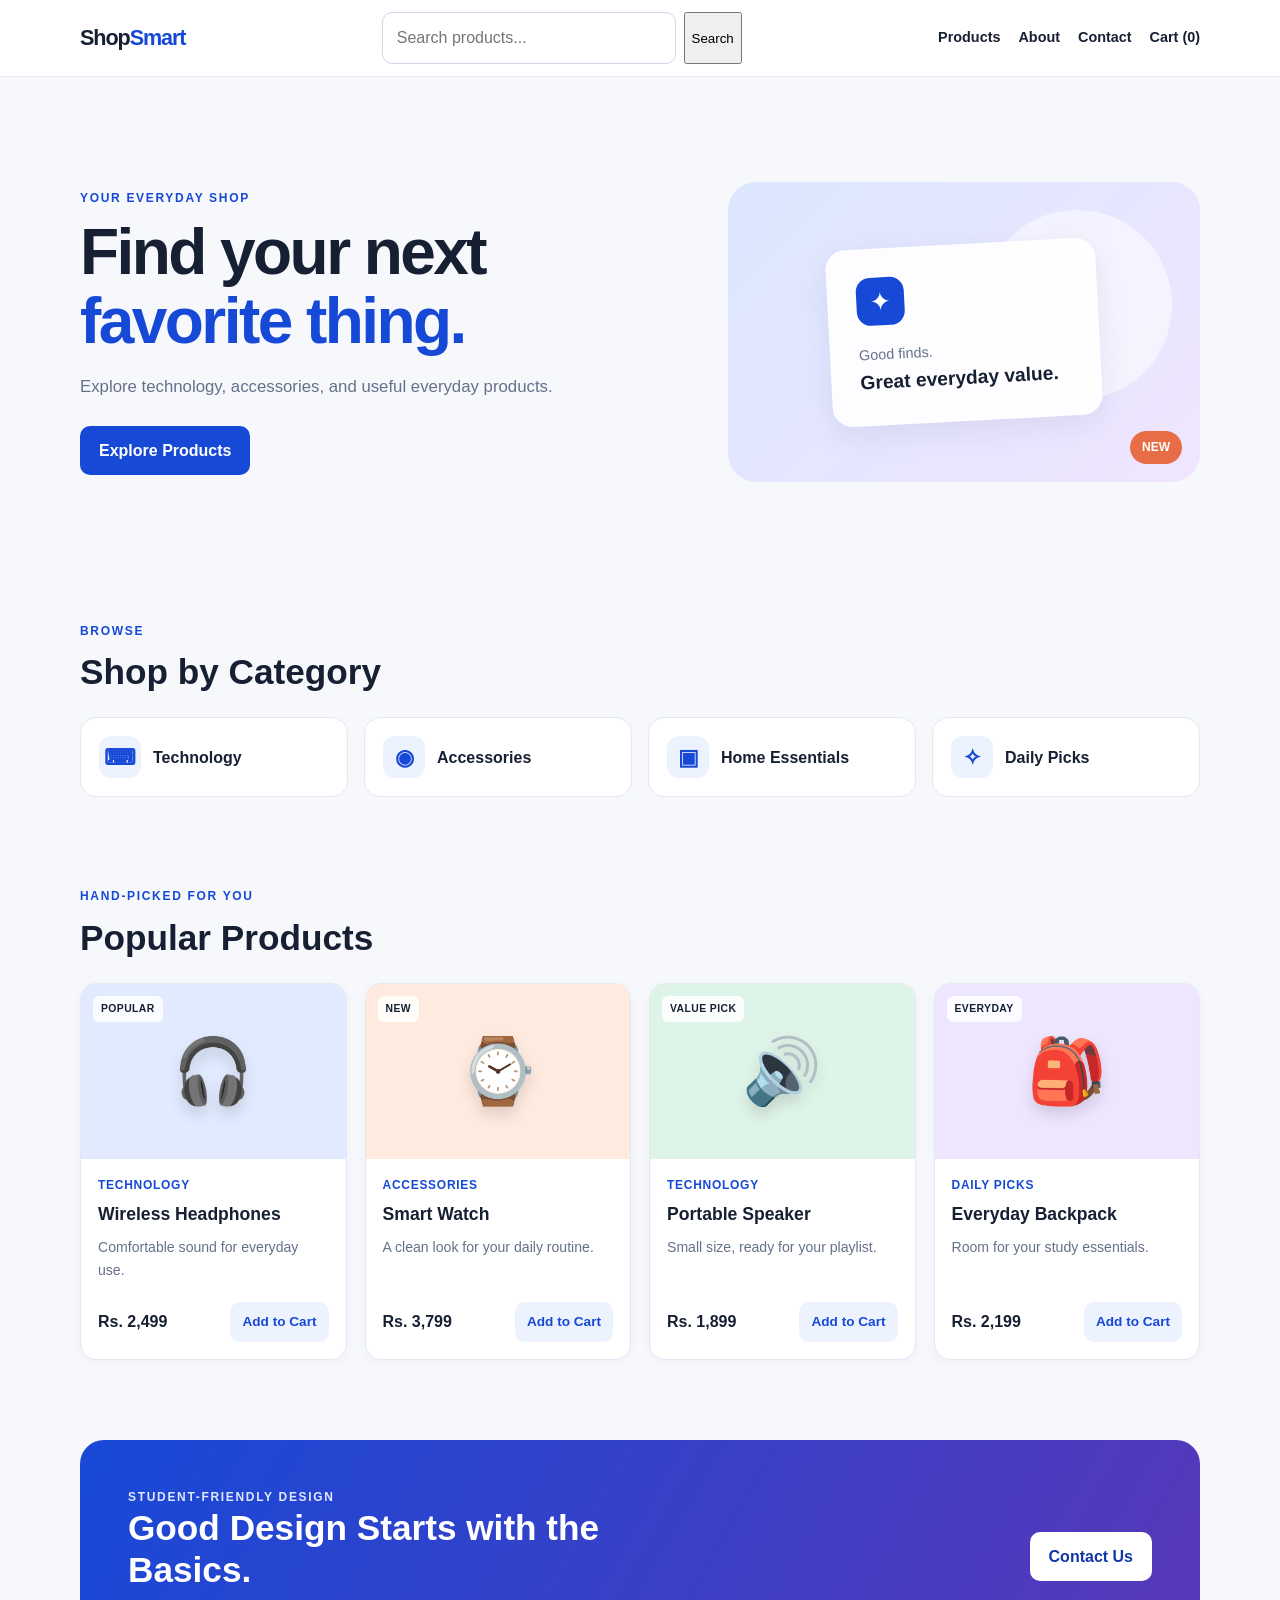
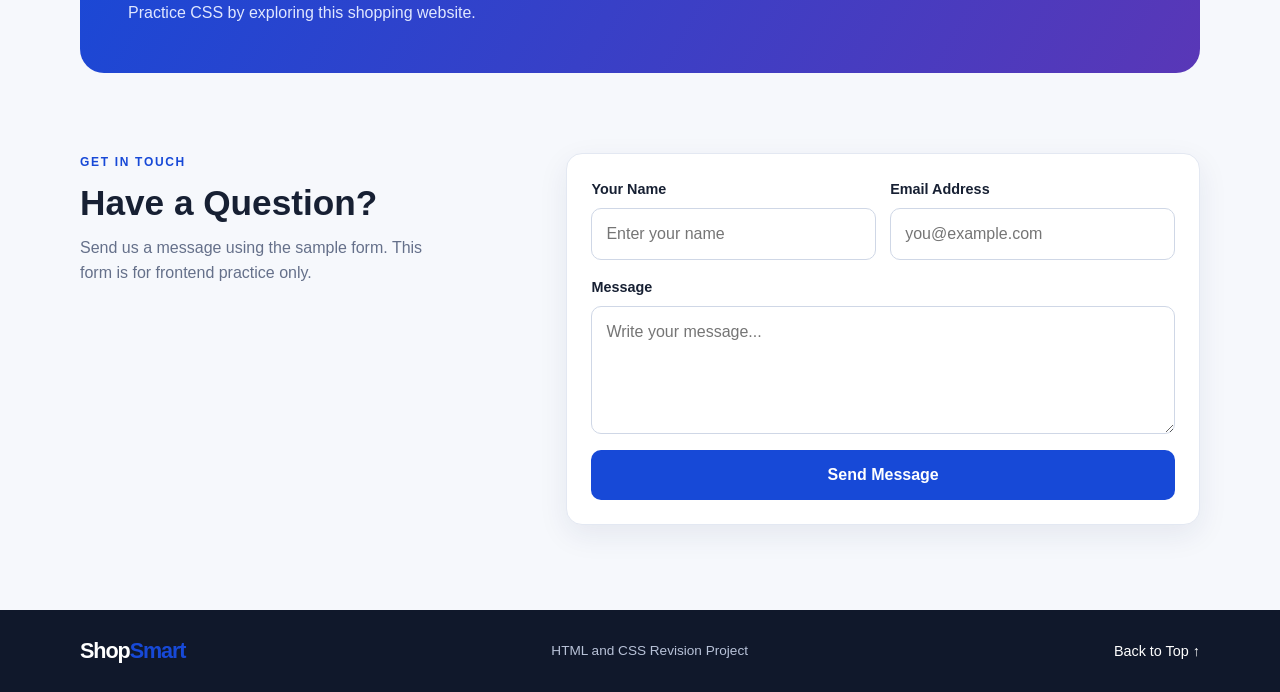
<file: Day 01 - CSS/index.html>
<!doctype html>
<html lang="en">
  <head>
    <!-- Basic page settings -->
    <meta charset="UTF-8" />
    <meta name="viewport" content="width=device-width, initial-scale=1.0" />

    <title>ShopSmart - Online Store</title>

    <!-- Connect external CSS file -->
    <link rel="stylesheet" href="style.css" />
  </head>
  <body>
    <!-- NAVBAR: Flexbox layout -->
    <header class="site-header">
      <nav class="navbar container">
        <a class="logo" href="#">Shop<span>Smart</span></a>

        <form class="search-form">
          <input
            type="search"
            placeholder="Search products..."
            aria-label="Search products"
          />
          <button type="submit">Search</button>
        </form>

        <div class="nav-links">
          <a href="#products">Products</a>
          <a href="#about">About</a>
          <a href="#contact">Contact</a>
          <a href="#products">Cart (0)</a>
        </div>
      </nav>
    </header>

    <main>
      <!-- HERO SECTION: Flexbox and Good positioning -->
      <section class="hero container" id="about">
        <div class="hero-content">
          <p class="eyebrow">YOUR EVERYDAY SHOP</p>
          <h1>Find your next <span>favorite thing.</span></h1>

          <p class="hero-description">
            Explore technology, accessories, and useful everyday products.
          </p>

          <a class="button button-primary" href="#products">
            Explore Products
          </a>
        </div>

        <!-- Decorative illustration made with CSS -->
        <div class="hero-art">
          <div class="art-circle"></div>

          <div class="art-card">
            <span class="art-icon">✦</span>
            <p>Good finds.</p>
            <strong>Great everyday value.</strong>
          </div>

          <span class="art-badge">NEW</span>
        </div>
      </section>

      <!-- CATEGORY SECTION: CSS Grid -->
      <section class="section container">
        <div class="section-heading">
          <div>
            <p class="eyebrow">BROWSE</p>
            <h2>Shop by Category</h2>
          </div>
        </div>

        <div class="category-grid">
          <a class="category-card" href="#products">
            <span class="category-icon">⌨</span>
            <span>Technology</span>
          </a>

          <a class="category-card" href="#products">
            <span class="category-icon">◉</span>
            <span>Accessories</span>
          </a>

          <a class="category-card" href="#products">
            <span class="category-icon">▣</span>
            <span>Home Essentials</span>
          </a>

          <a class="category-card" href="#products">
            <span class="category-icon">✧</span>
            <span>Daily Picks</span>
          </a>
        </div>
      </section>

      <!-- PRODUCTS SECTION: Grid, cards and reusable classes -->
      <section class="section container" id="products">
        <div class="section-heading">
          <div>
            <p class="eyebrow">HAND-PICKED FOR YOU</p>
            <h2>Popular Products</h2>
          </div>
        </div>

        <div class="product-grid">
          <article class="product-card">
            <div class="product-visual visual-blue">
              <span class="product-label">POPULAR</span>
              <div class="product-emoji">🎧</div>
            </div>

            <div class="product-info">
              <p class="product-category">Technology</p>
              <h3>Wireless Headphones</h3>
              <p class="product-description">
                Comfortable sound for everyday use.
              </p>

              <div class="product-bottom">
                <strong class="price">Rs. 2,499</strong>
                <button class="button button-small" type="button">
                  Add to Cart
                </button>
              </div>
            </div>
          </article>

          <article class="product-card">
            <div class="product-visual visual-peach">
              <span class="product-label">NEW</span>
              <div class="product-emoji">⌚</div>
            </div>

            <div class="product-info">
              <p class="product-category">Accessories</p>
              <h3>Smart Watch</h3>
              <p class="product-description">
                A clean look for your daily routine.
              </p>

              <div class="product-bottom">
                <strong class="price">Rs. 3,799</strong>
                <button class="button button-small" type="button">
                  Add to Cart
                </button>
              </div>
            </div>
          </article>

          <article class="product-card">
            <div class="product-visual visual-green">
              <span class="product-label">VALUE PICK</span>
              <div class="product-emoji">🔊</div>
            </div>

            <div class="product-info">
              <p class="product-category">Technology</p>
              <h3>Portable Speaker</h3>
              <p class="product-description">
                Small size, ready for your playlist.
              </p>

              <div class="product-bottom">
                <strong class="price">Rs. 1,899</strong>
                <button class="button button-small" type="button">
                  Add to Cart
                </button>
              </div>
            </div>
          </article>

          <article class="product-card">
            <div class="product-visual visual-lilac">
              <span class="product-label">EVERYDAY</span>
              <div class="product-emoji">🎒</div>
            </div>

            <div class="product-info">
              <p class="product-category">Daily Picks</p>
              <h3>Everyday Backpack</h3>
              <p class="product-description">Room for your study essentials.</p>

              <div class="product-bottom">
                <strong class="price">Rs. 2,199</strong>
                <button class="button button-small" type="button">
                  Add to Cart
                </button>
              </div>
            </div>
          </article>
        </div>
      </section>

      <!-- PROMO SECTION: Flexbox -->
      <section class="promo container">
        <div>
          <p class="eyebrow">STUDENT-FRIENDLY DESIGN</p>
          <h2>Good Design Starts with the Basics.</h2>
          <p>Practice CSS by exploring this shopping website.</p>
        </div>

        <a class="button button-light" href="#contact"> Contact Us </a>
      </section>

      <!-- CONTACT FORM: Inputs, labels and focus states -->
      <section class="section container contact-section" id="contact">
        <div class="contact-copy">
          <p class="eyebrow">GET IN TOUCH</p>
          <h2>Have a Question?</h2>
          <p>
            Send us a message using the sample form. This form is for frontend
            practice only.
          </p>
        </div>

        <form class="contact-form">
          <div class="form-row">
            <div class="form-group">
              <label for="full-name">Your Name</label>
              <input
                id="full-name"
                name="name"
                type="text"
                placeholder="Enter your name"
                required
              />
            </div>

            <div class="form-group">
              <label for="email">Email Address</label>
              <input
                id="email"
                name="email"
                type="email"
                placeholder="you@example.com"
                required
              />
            </div>
          </div>

          <div class="form-group">
            <label for="message">Message</label>
            <textarea
              id="message"
              name="message"
              rows="4"
              placeholder="Write your message..."
            ></textarea>
          </div>

          <button class="button button-primary" type="submit">
            Send Message
          </button>
        </form>
      </section>
    </main>

    <!-- FOOTER -->
    <footer class="site-footer">
      <div class="footer-inner container">
        <a class="logo footer-logo" href="#"> Shop<span>Smart</span> </a>

        <p>HTML and CSS Revision Project</p>
        <a class="back-to-top" href="#">Back to Top ↑</a>
      </div>
    </footer>
  </body>
</html>
</file>
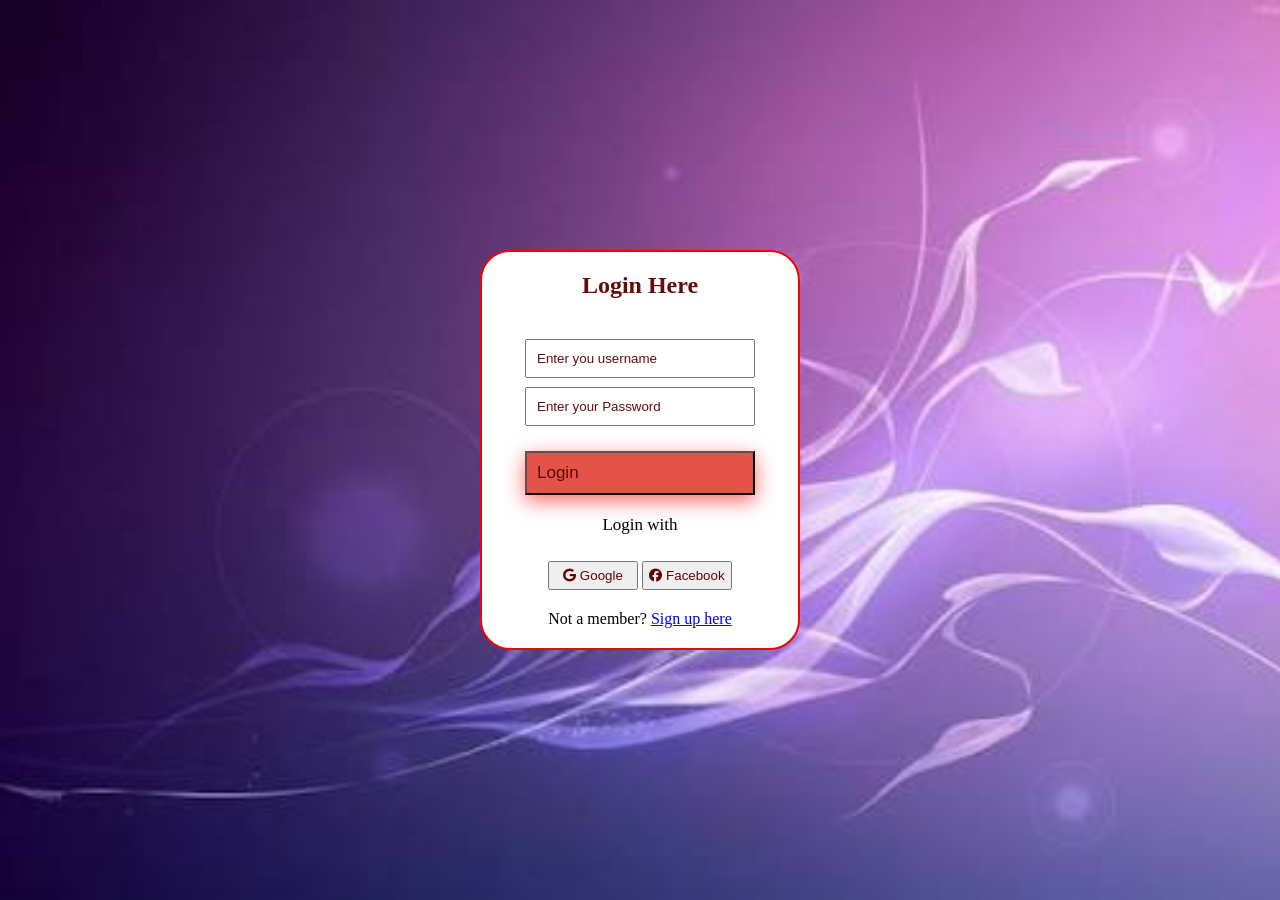
<file: Day 01 - Login Form/index.html>
<!doctype html>
<html>
  <head>
    <meta charset="UTF-8" />
    <meta name="viewport" content="width=device-width, initial-scale=1.0" />
    <meta name="description" content="Login form with CSS" />
    <title>Login Form with the CSS</title>
    <link rel="stylesheet" href="style.css" />
    <link
      rel="stylesheet"
      href="https://cdnjs.cloudflare.com/ajax/libs/font-awesome/6.5.2/css/all.min.css"
    />
  </head>
  <body>
    <!-- Making the login form -->
    <div class="form">
      <div class="input">
        <h2>Login Here</h2>
        <input
          type="text"
          id="username"
          placeholder="Enter you username"
          required
          maxlength="30"
        />
        <input
          type="password"
          id="password"
          placeholder="Enter your Password"
          required
          minlength="8"
        />
      </div>
      <div>
        <button type="submit" class="login-button">Login</button>
        <p class="login-with">Login with</p>
      </div>
      <div>
        <button type="button" class="social social0">
          <i class="fa-brands fa-google"></i> Google
        </button>
        <button type="button" class="social social0">
          <i class="fa-brands fa-facebook"></i> Facebook
        </button>
      </div>
      <div>
        <p class="not-member">
          Not a member? <a href="signup.html"> Sign up here </a>
        </p>
      </div>
    </div>
  </body>
</html>
</file>
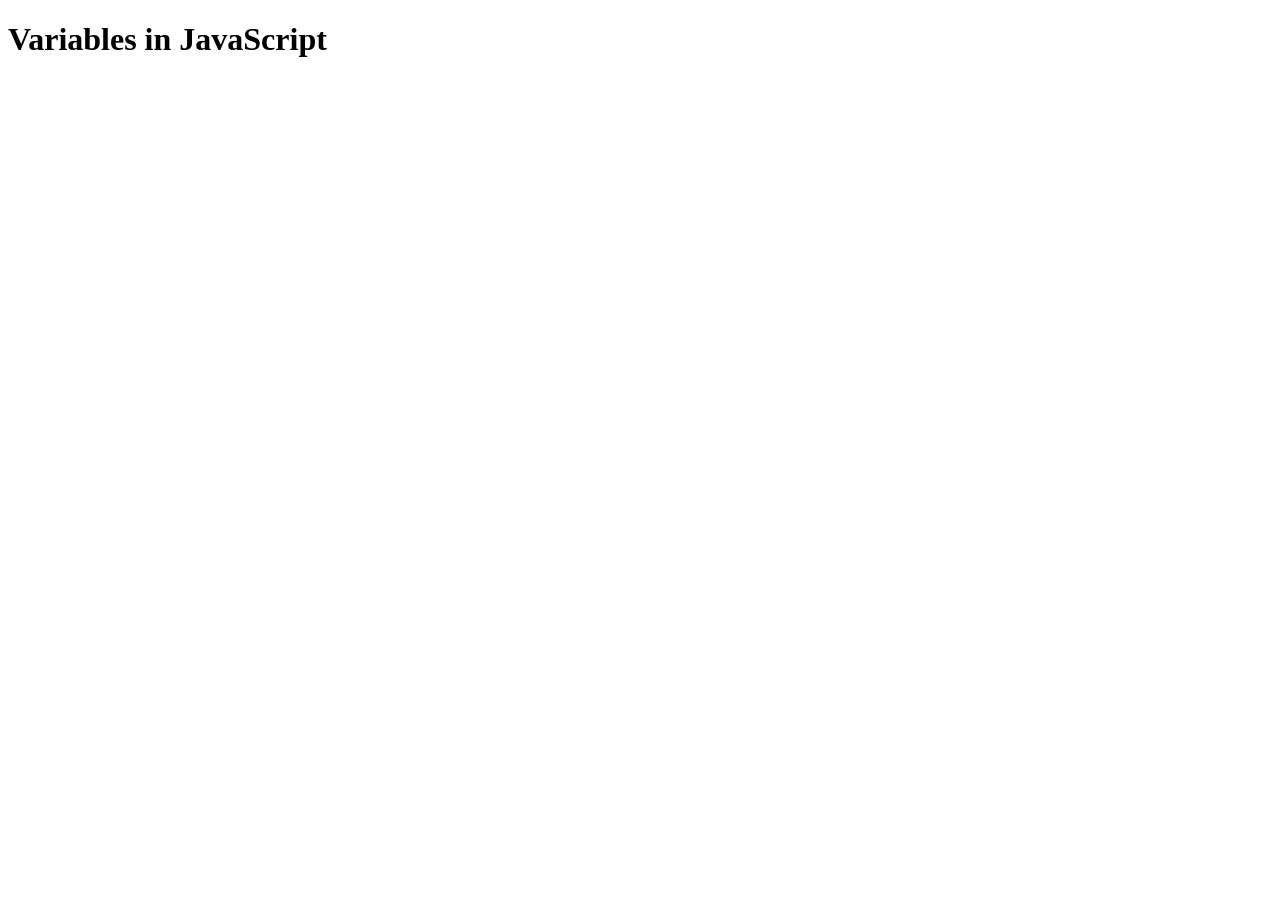
<file: Day 1 - variables/index.html>
<!doctype html>
<html lang="en">
  <head>
    <meta charset="UTF-8" />
    <meta name="viewport" content="width=device-width, initial-scale=1.0" />
    <link rel="stylesheet" href="" />
    <title>variables</title>
  </head>
  <body>
    <h1>Variables in JavaScript</h1>
  </body>
  <script src="1basics.js"></script>
</html>
</file>
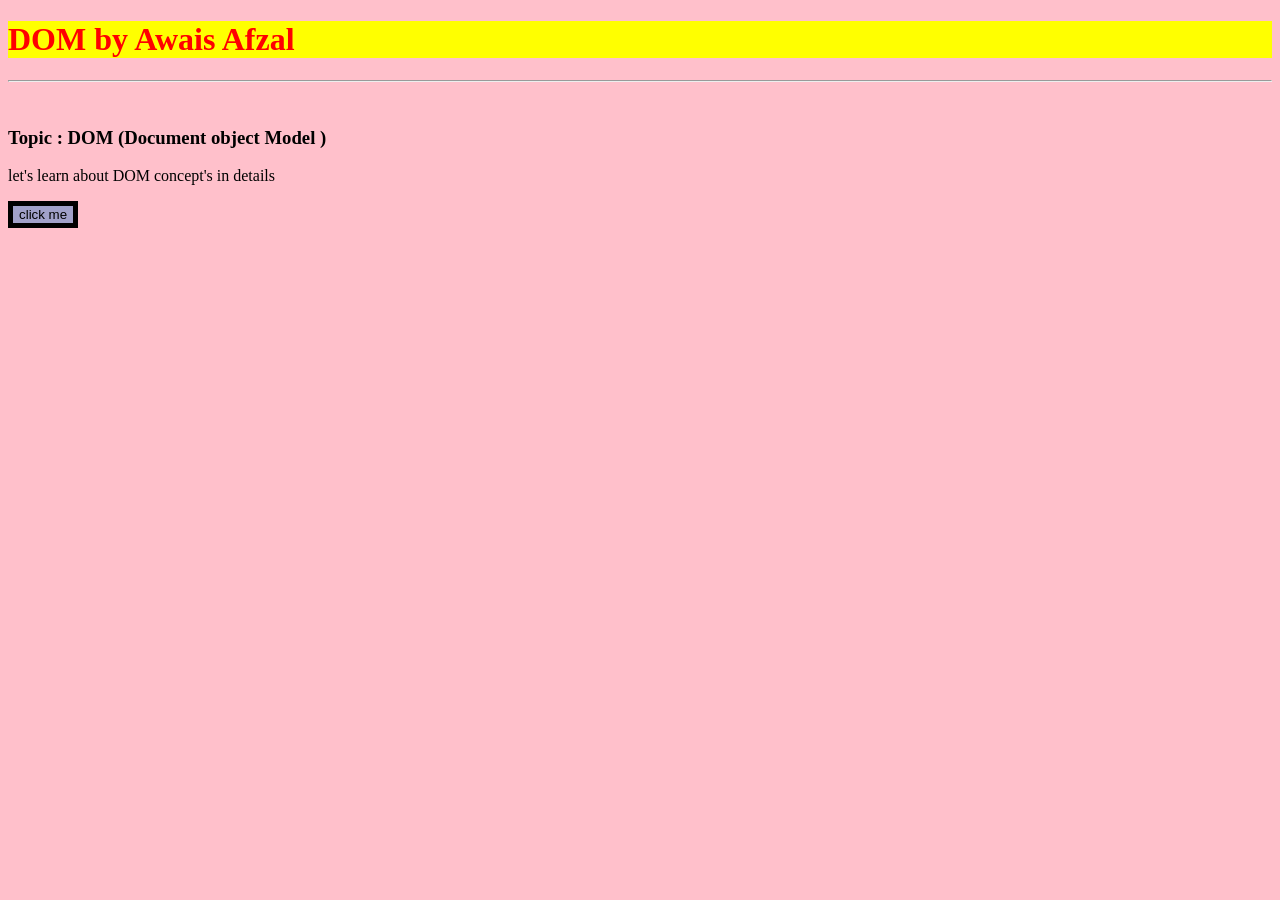
<file: Day 9 - DOM/index.html>
<!doctype html>
<html lang="en">
  <head>
    <meta charset="UTF-8" />
    <meta name="viewport" content="width=device-width, initial-scale=1.0" />
    <title>Document</title>
    <link rel="stylesheet" href="style.css" />
  </head>
  <body>
    <h1>DOM by Awais Afzal</h1>
    <hr />
    <br />
    <h3>Topic : DOM (Document object Model )</h3>
    <p>let's learn about DOM concept's in details</p>
    <button>click me</button>
    <script src="script.js"></script>
  </body>
</html>
</file>
<file: Day 01 - CSS/style.css>
/* ==========================================
   SHOPSMART WEBSITE
   Complete CSS revision project
   ========================================== */


/* PHASE 8: CSS VARIABLES */
:root {
    --primary: #1749d7;
    --primary-dark: #1037a8;
    --text: #172033;
    --muted: #65708a;
    --page-bg: #f6f8fc;
    --surface: #ffffff;
    --border: #e3e8f2;
    --radius: 16px;
    --space: 16px;
    --shadow: 0 10px 30px rgba(25, 42, 85, 0.08);
}


/* PHASE 8: BASIC CSS RESET */
*,
*::before,
*::after {
    box-sizing: border-box;
}


/* PHASE 2: COLORS, FONTS AND TEXT */
html {
    scroll-behavior: smooth;
    scroll-padding-top: 90px;
}

body {
    margin: 0;
    font-family: Arial, Helvetica, sans-serif;
    font-size: 16px;
    line-height: 1.6;
    color: var(--text);
    background-color: var(--page-bg);
}

h1,
h2,
h3,
p {
    margin-top: 0;
}

h1 {
    margin-bottom: 18px;
    font-size: clamp(2.2rem, 5vw, 4.2rem);
    line-height: 1.08;
    letter-spacing: -0.04em;
}

h2 {
    margin-bottom: 10px;
    font-size: clamp(1.6rem, 3vw, 2.2rem);
    line-height: 1.2;
}

h3 {
    margin-bottom: 8px;
    font-size: 1.1rem;
}

p {
    color: var(--muted);
}

a {
    color: inherit;
    text-decoration: none;
}


/* PHASE 6: RESPONSIVE IMAGES */
img {
    display: block;
    max-width: 100%;
    height: auto;
}


/* PHASE 3: CONTAINER, WIDTH AND MARGIN */
.container {
    width: min(1120px, 100% - 40px);
    margin-inline: auto;
}

.eyebrow {
    margin-bottom: 10px;
    color: var(--primary);
    font-size: 0.75rem;
    font-weight: 700;
    letter-spacing: 0.14em;
    text-transform: uppercase;
}


/* PHASE 4: FLEXBOX NAVBAR */
.site-header {
    position: sticky;
    top: 0;
    z-index: 10;
    background-color: rgba(255, 255, 255, 0.96);
    border-bottom: 1px solid var(--border);
}

.navbar {
    display: flex;
    align-items: center;
    justify-content: space-between;
    gap: var(--space);
    min-height: 76px;
    padding-block: 12px;
}

.logo {
    flex-shrink: 0;
    color: var(--text);
    font-size: 1.35rem;
    font-weight: 800;
    letter-spacing: -0.05em;
}

.logo span {
    color: var(--primary);
}

.search-form {
    display: flex;
    flex: 1 1 220px;
    max-width: 360px;
    gap: 8px;
}

.search-form input {
    min-width: 0;
    width: 100%;
}

.nav-links {
    display: flex;
    align-items: center;
    flex-wrap: wrap;
    gap: 18px;
    font-size: 0.9rem;
    font-weight: 600;
}

.nav-links a {
    transition: color 0.2s ease;
}

.nav-links a:hover,
.back-to-top:hover {
    color: var(--primary);
}

.cart-link {
    padding: 8px 12px;
    color: var(--primary);
    background-color: #edf2ff;
    border-radius: 999px;
}


/* PHASE 3 + 7: INPUTS, BORDERS AND FOCUS */
input,
textarea {
    width: 100%;
    padding: 12px 14px;
    color: var(--text);
    font: inherit;
    background-color: var(--surface);
    border: 1px solid #cfd7e6;
    border-radius: 10px;
}

input:focus,
textarea:focus {
    border-color: var(--primary);
    outline: 2px solid rgba(23, 73, 215, 0.14);
}


/* PHASE 7: KEYBOARD FOCUS INDICATORS */
a:focus-visible,
button:focus-visible,
input:focus-visible,
textarea:focus-visible {
    outline: 3px solid #f59e0b;
    outline-offset: 3px;
}


/* PHASE 3 + 8: BUTTONS AND TRANSITIONS */
.button {
    display: inline-block;
    padding: 11px 18px;
    border: 1px solid transparent;
    border-radius: 10px;
    font: inherit;
    font-weight: 700;
    text-align: center;
    cursor: pointer;
    transition:
        background-color 0.2s ease,
        transform 0.2s ease,
        box-shadow 0.2s ease;
}

.button:hover {
    transform: translateY(-2px);
}

.button-primary {
    color: white;
    background-color: var(--primary);
}

.button-primary:hover {
    background-color: var(--primary-dark);
    box-shadow: 0 6px 16px rgba(23, 73, 215, 0.2);
}

.button-small {
    padding: 8px 11px;
    color: var(--primary);
    background-color: #edf2ff;
    font-size: 0.85rem;
}

.button-small:hover {
    background-color: #dce6ff;
}

.button-light {
    color: var(--primary-dark);
    background-color: white;
}

.button-light:hover {
    background-color: #edf2ff;
}


/* PHASE 4: HERO SECTION WITH FLEXBOX */
.hero {
    display: flex;
    align-items: center;
    justify-content: space-between;
    gap: clamp(28px, 5vw, 70px);
    padding-block: clamp(55px, 9vw, 105px);
}

.hero-content {
    flex: 1 1 50%;
    max-width: 590px;
}

.hero h1 span {
    color: var(--primary);
}

.hero-description {
    max-width: 510px;
    margin-bottom: 25px;
    font-size: 1.05rem;
}


/* PHASE 3 + 4: POSITIONING AND BOX MODEL */
.hero-art {
    position: relative;
    display: grid;
    flex: 1 1 40%;
    min-height: 300px;
    place-items: center;
    overflow: hidden;
    border-radius: 28px;
    background: linear-gradient(135deg, #dce7ff, #f0e5ff);
}

.art-circle {
    position: absolute;
    top: 28px;
    right: 28px;
    width: 190px;
    aspect-ratio: 1;
    border-radius: 50%;
    background-color: rgba(255, 255, 255, 0.55);
}

.art-card {
    position: relative;
    z-index: 1;
    width: min(270px, 80%);
    padding: 28px;
    background-color: rgba(255, 255, 255, 0.92);
    border: 1px solid rgba(255, 255, 255, 0.8);
    border-radius: 20px;
    box-shadow: var(--shadow);
    transform: rotate(-3deg);
}

.art-icon {
    display: inline-grid;
    width: 48px;
    height: 48px;
    margin-bottom: 18px;
    color: white;
    background-color: var(--primary);
    border-radius: 14px;
    place-items: center;
    font-size: 1.6rem;
}

.art-card p {
    margin-bottom: 4px;
    font-size: 0.9rem;
}

.art-card strong {
    font-size: 1.2rem;
    line-height: 1.3;
}

.art-badge {
    position: absolute;
    right: 18px;
    bottom: 18px;
    z-index: 2;
    padding: 7px 12px;
    color: white;
    background-color: #e66d45;
    border-radius: 999px;
    font-size: 0.75rem;
    font-weight: 800;
}


/* PHASE 3: SECTION SPACING */
.section {
    padding-block: 35px 55px;
}

.section-heading {
    display: flex;
    align-items: end;
    justify-content: space-between;
    gap: 20px;
    margin-bottom: 24px;
}

.section-heading h2 {
    margin-bottom: 0;
}


/* PHASE 5: CATEGORY GRID */
.category-grid {
    display: grid;
    grid-template-columns: repeat(4, minmax(0, 1fr));
    gap: 16px;
}

.category-card {
    display: flex;
    align-items: center;
    gap: 12px;
    min-width: 0;
    padding: 18px;
    background-color: var(--surface);
    border: 1px solid var(--border);
    border-radius: var(--radius);
    font-weight: 700;
    transition: transform 0.2s ease, box-shadow 0.2s ease;
}

.category-card:hover {
    transform: translateY(-3px);
    box-shadow: var(--shadow);
}

.category-icon {
    display: grid;
    flex-shrink: 0;
    width: 42px;
    height: 42px;
    color: var(--primary);
    background-color: #edf2ff;
    border-radius: 12px;
    place-items: center;
    font-size: 1.4rem;
}


/* PHASE 5: PRODUCT GRID */
.product-grid {
    display: grid;
    grid-template-columns: repeat(4, minmax(0, 1fr));
    gap: 18px;
}


/* PHASE 3 + 8: PRODUCT CARDS AND HOVER EFFECT */
.product-card {
    min-width: 0;
    overflow: hidden;
    background-color: var(--surface);
    border: 1px solid var(--border);
    border-radius: var(--radius);
    box-shadow: 0 3px 12px rgba(25, 42, 85, 0.03);
    transition: transform 0.25s ease, box-shadow 0.25s ease;
}

.product-card:hover {
    transform: translateY(-5px);
    box-shadow: var(--shadow);
}


/* PHASE 2: BACKGROUND COLORS */
.product-visual {
    position: relative;
    display: grid;
    min-height: 175px;
    overflow: hidden;
    place-items: center;
}

.visual-blue {
    background-color: #e1eaff;
}

.visual-peach {
    background-color: #ffeadf;
}

.visual-green {
    background-color: #dff4e8;
}

.visual-lilac {
    background-color: #eee5ff;
}

.product-emoji {
    font-size: 4rem;
    filter: drop-shadow(0 8px 7px rgba(0, 0, 0, 0.12));
    transition: transform 0.25s ease;
}

.product-card:hover .product-emoji {
    transform: scale(1.08) rotate(-3deg);
}


/* PHASE 4: ABSOLUTE POSITIONING */
.product-label {
    position: absolute;
    top: 12px;
    left: 12px;
    padding: 5px 8px;
    color: var(--text);
    background-color: rgba(255, 255, 255, 0.85);
    border-radius: 6px;
    font-size: 0.65rem;
    font-weight: 800;
    letter-spacing: 0.04em;
}


/* PHASE 3: PRODUCT DETAILS */
.product-info {
    padding: 17px;
}

.product-category {
    margin-bottom: 5px;
    color: var(--primary);
    font-size: 0.75rem;
    font-weight: 700;
    text-transform: uppercase;
    letter-spacing: 0.06em;
}

.product-info h3 {
    overflow-wrap: anywhere;
}

.product-description {
    min-height: 48px;
    margin-bottom: 18px;
    font-size: 0.88rem;
}


/* PHASE 4: FLEXBOX FOR PRICE AND BUTTON */
.product-bottom {
    display: flex;
    align-items: center;
    justify-content: space-between;
    flex-wrap: wrap;
    gap: 10px;
}

.price {
    font-size: 1rem;
}


/* PHASE 4: PROMO FLEXBOX */
.promo {
    display: flex;
    align-items: center;
    justify-content: space-between;
    gap: 24px;
    margin-block: 25px 45px;
    padding: clamp(25px, 5vw, 48px);
    color: white;
    background: linear-gradient(120deg, #1749d7, #5937b7);
    border-radius: 24px;
}

.promo h2 {
    max-width: 550px;
    margin-bottom: 8px;
}

.promo p {
    max-width: 580px;
    margin-bottom: 0;
    color: #e0e7ff;
}


/* PHASE 7: CONTACT FORM AND GRID */
.contact-section {
    display: grid;
    grid-template-columns: 0.8fr 1.2fr;
    gap: clamp(25px, 5vw, 65px);
}

.contact-copy p:last-child {
    max-width: 360px;
}

.contact-form {
    display: grid;
    gap: 16px;
    padding: 24px;
    background-color: var(--surface);
    border: 1px solid var(--border);
    border-radius: var(--radius);
    box-shadow: var(--shadow);
}

.form-row {
    display: grid;
    grid-template-columns: repeat(2, minmax(0, 1fr));
    gap: 14px;
}

.form-group {
    display: grid;
    gap: 7px;
}

.form-group label {
    font-size: 0.9rem;
    font-weight: 700;
}

textarea {
    resize: vertical;
}


/* PHASE 4: FOOTER FLEXBOX */
.site-footer {
    margin-top: 30px;
    padding-block: 24px;
    background-color: #10182b;
}

.footer-inner {
    display: flex;
    align-items: center;
    justify-content: space-between;
    flex-wrap: wrap;
    gap: 16px;
}

.footer-logo {
    color: white;
}

.footer-inner p {
    margin-bottom: 0;
    color: #b8c2d8;
    font-size: 0.85rem;
}

.back-to-top {
    color: white;
    font-size: 0.9rem;
}


/* ACCESSIBILITY: Visually hide labels but keep them available to screen readers */
.visually-hidden {
    position: absolute;
    width: 1px;
    height: 1px;
    padding: 0;
    margin: -1px;
    overflow: hidden;
    clip: rect(0, 0, 0, 0);
    white-space: nowrap;
    border: 0;
}


/* PHASE 6: TABLET RESPONSIVE DESIGN */
@media (max-width: 900px) {
    .navbar {
        flex-wrap: wrap;
    }

    .search-form {
        order: 3;
        flex-basis: 100%;
        max-width: none;
    }

    .nav-links {
        gap: 12px;
    }

    .category-grid {
        grid-template-columns: repeat(2, minmax(0, 1fr));
    }

    .product-grid {
        grid-template-columns: repeat(2, minmax(0, 1fr));
    }

    .contact-section {
        grid-template-columns: 1fr;
    }
}


/* PHASE 6: MOBILE RESPONSIVE DESIGN */
@media (max-width: 600px) {
    .container {
        width: calc(100% - 28px);
    }

    .navbar {
        gap: 12px;
    }

    .logo {
        font-size: 1.2rem;
    }

    .nav-links {
        width: 100%;
        justify-content: space-between;
        gap: 8px;
        font-size: 0.82rem;
    }

    .hero {
        flex-direction: column;
        align-items: stretch;
        padding-block: 45px;
    }

    .hero-art {
        min-height: 250px;
    }

    .section {
        padding-block: 25px 40px;
    }

    .section-heading {
        align-items: start;
        flex-direction: column;
        gap: 8px;
    }

    .category-grid {
        grid-template-columns: 1fr 1fr;
        gap: 10px;
    }

    .category-card {
        align-items: start;
        flex-direction: column;
        padding: 13px;
        font-size: 0.88rem;
    }

    .product-grid {
        grid-template-columns: 1fr 1fr;
        gap: 10px;
    }

    .product-visual {
        min-height: 130px;
    }

    .product-emoji {
        font-size: 3rem;
    }

    .product-info {
        padding: 12px;
    }

    .product-info h3 {
        font-size: 0.98rem;
    }

    .product-description {
        min-height: 0;
        font-size: 0.82rem;
    }

    .product-bottom {
        align-items: stretch;
        flex-direction: column;
    }

    .product-bottom .button {
        width: 100%;
    }

    .promo {
        align-items: start;
        flex-direction: column;
        margin-block: 15px 30px;
    }

    .contact-form {
        padding: 16px;
    }

    .form-row {
        grid-template-columns: 1fr;
    }

    .footer-inner {
        align-items: start;
        flex-direction: column;
    }
}


/* PHASE 8: RESPECT USERS WHO PREFER REDUCED MOTION */
@media (prefers-reduced-motion: reduce) {
    *,
    *::before,
    *::after {
        scroll-behavior: auto !important;
        transition-duration: 0.01ms !important;
        animation-duration: 0.01ms !important;
    }
}
</file>
<file: Day 01 - Login Form/style.css>
*{
  margin:0;
  padding:0;
  box-sizing:border-box;
}

body{
  background-image: url("back.jpeg");
  background-size: cover;
  display:flex;
  align-items:center;
  justify-content:center;
  min-height:100vh;
}

.form{
  display:flex;
  flex-direction:column; 
  background-color:white;
  gap:20px;
  width:320px;
  height:400px;
  justify-content:center;
  align-items:center;
  border-radius:30px;
  border:2px solid rgb(241, 4, 4);
}


h2{
  margin-bottom: 40px;
  text-align:center;
  justify-content:center;
  color:rgb(100, 13, 13);
}

.input input{
  display:block;
  margin-top:9px;
  padding: 10px;
  width:230px;
}
input::placeholder{
  color:rgb(100, 13, 13);
}
.login-button{
  display:flex;
   flex-direction:column;
  color:rgb(92, 7, 7);
  background-color:rgb(228, 83, 72);
  box-shadow: 0 6px 20px 0 rgba(255, 0, 0, 0.6);
  text-align:center;
  justify-content:center;
  font-size:17px;
  font-weight:500;
  word-spacing:1.5px;
  margin-top:5px;
  margin-bottom:15px;
  width:230px;
  padding:10px;
}
.login-with{
  text-align:center;
  justify-content:center;
  margin-top:20px;
  margin-bottom:6px;
  font-size:17px;
}

.social{
  display:inline;
  padding:5px;
  text-align:center;
  width: 90px;
}

.social0{
  color:rgb(99, 4, 4);
}
</file>
<file: Day 9 - DOM/style.css>
*{
  background-color: pink;
}
 
h1{
  color: red;
  background-color: yellow;
}

button{
   border: 5px solid black;
   background-color: rgb(161, 161, 201);
   
}
</file>
